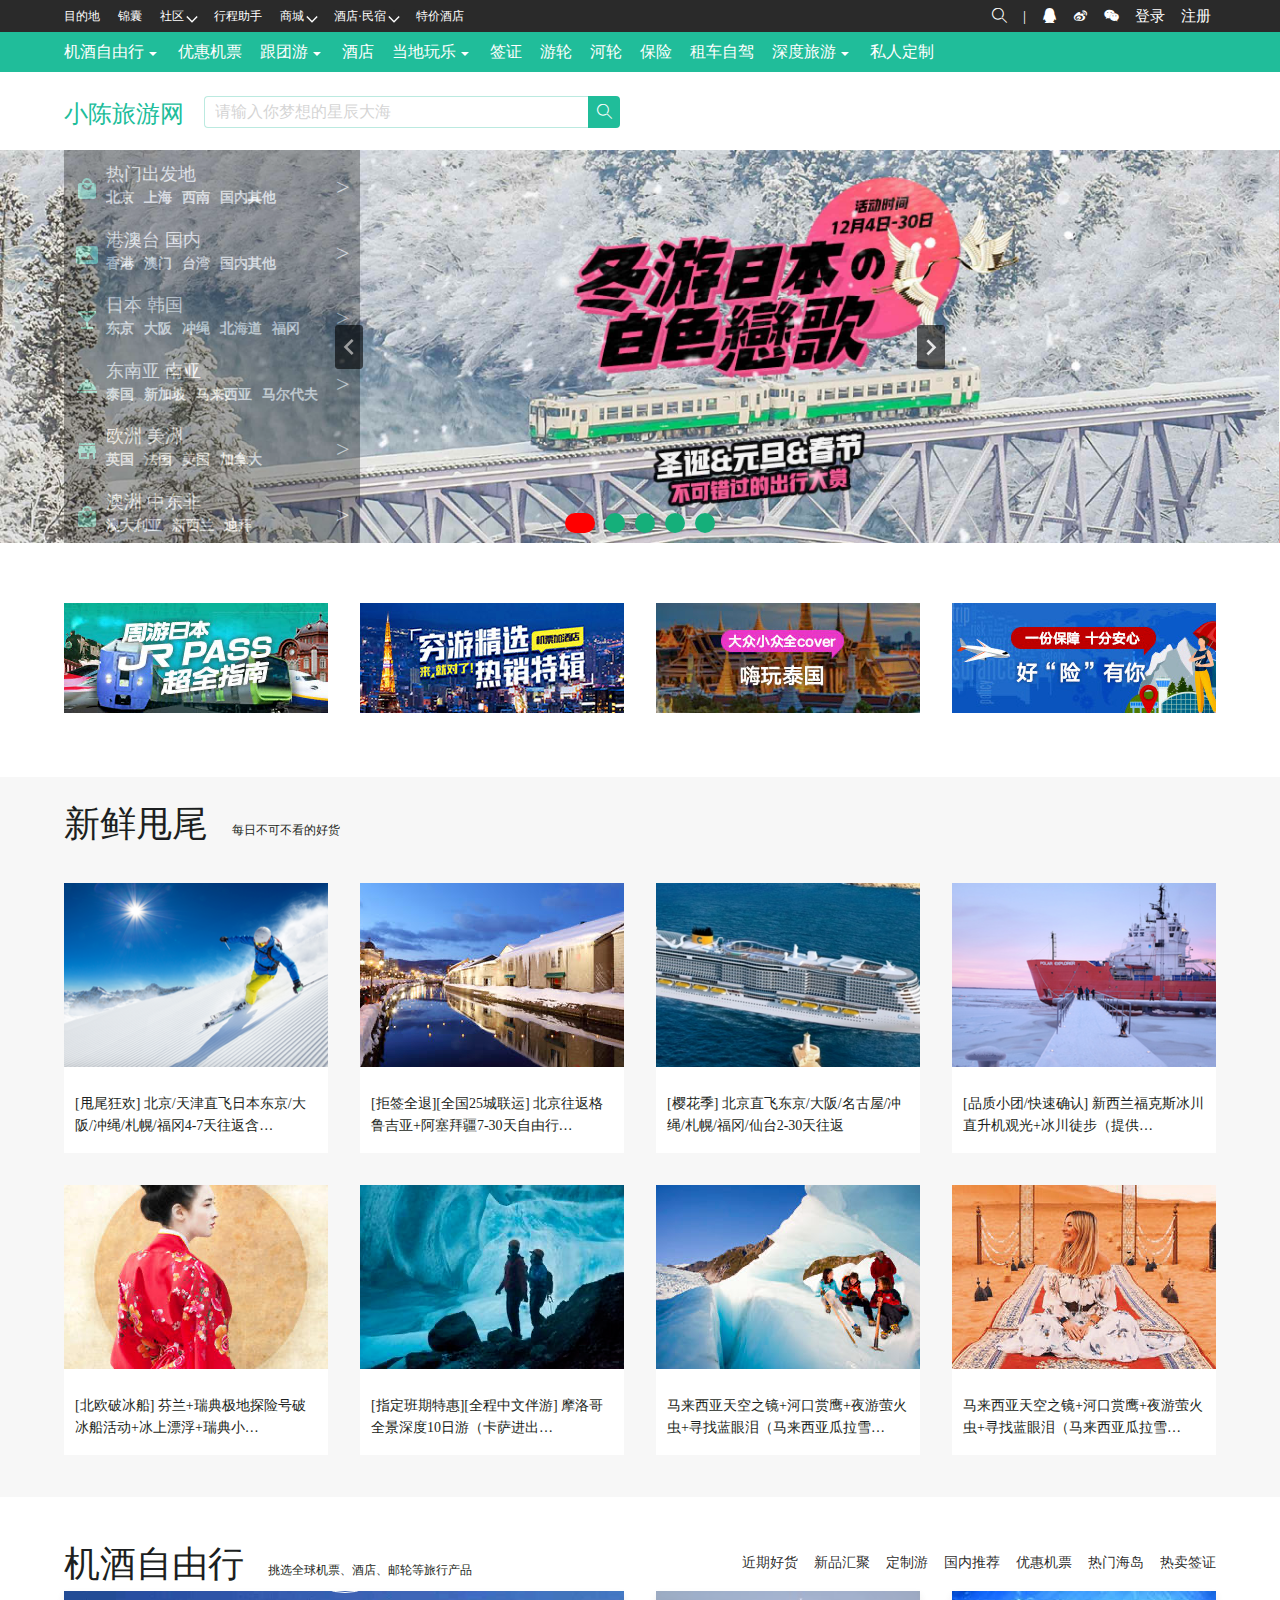
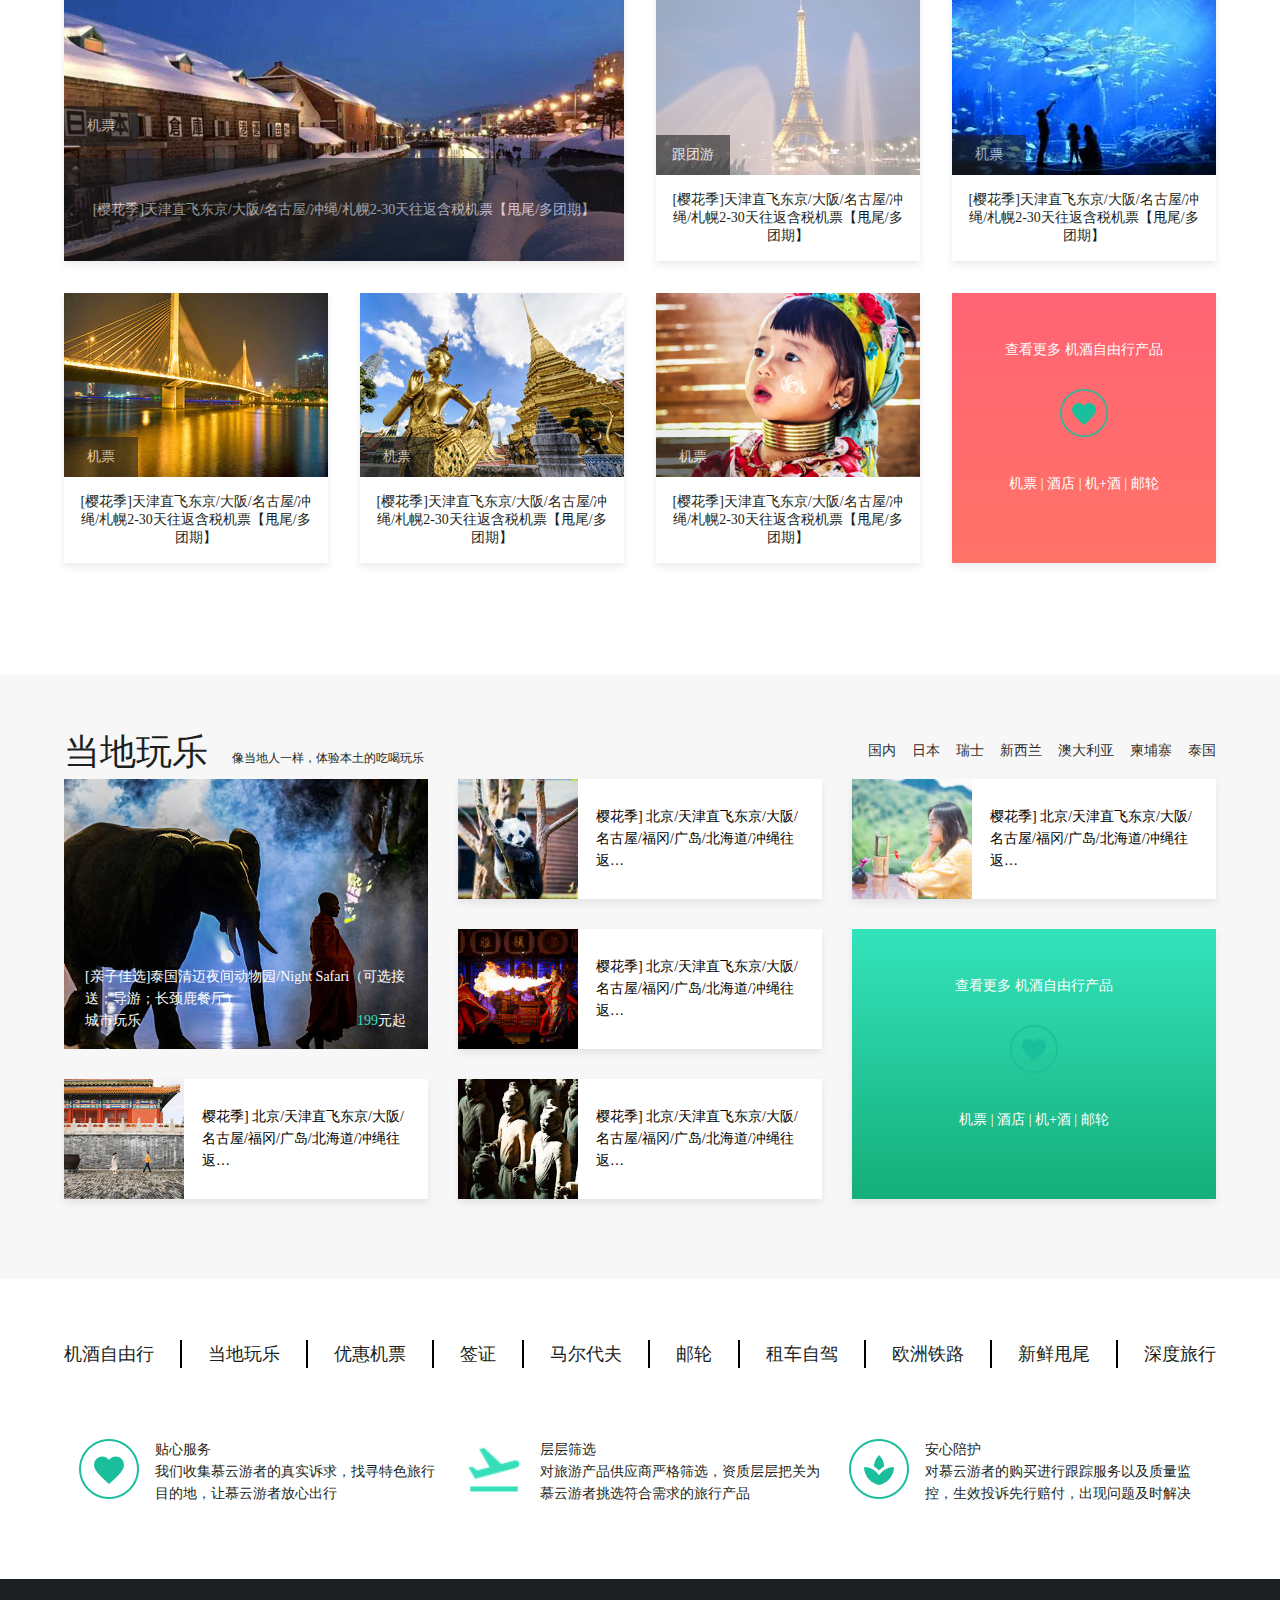
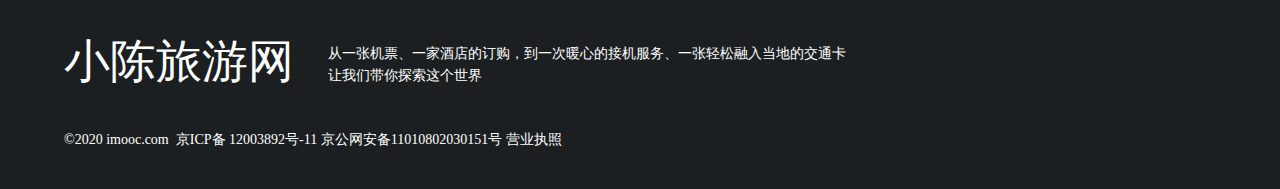
<file: index.html>
<!DOCTYPE html>
<html lang="en">

<head>
    <meta charset="UTF-8">
    <meta http-equiv="X-UA-Compatible" content="IE=edge">
    <meta name="viewport" content="width=device-width, initial-scale=1.0">
    <title>Document</title>
    <meta name="Keywords" content="小陈旅游，自由，随意，想出发就出发，旅游">
    <meta name="description" content="小陈商城致力于好看的页面编写">
    <!-- 设置默认样式 -->
    <link rel="stylesheet" href="./css/reset.css">
    <!-- 设置原子类 -->
    <link rel="stylesheet" href="./css/base.css">
    <!-- 主攻样式表 -->
    <link rel="stylesheet" href="./css/css.css">

    <!-- 引入阿里字体 -->
</head>

<body>
    <!-- 顶部 -->
    <header>
        <div class="top-site">
            <nav class="top-site-left  center">
                <nav class="top-site-nav">
                    <ul>
                        <li>
                            <a href="#">目的地</a>
                        </li>
                        <li>
                            <a href="#">锦囊</a>
                        </li>
                        <li class="have-btn">
                            <a href="#">社区</a>
                            <em class="btn-out">
                                <div></div>
                                <div></div>
                            </em>
                            <div class="sqme me">
                                <ul>
                                    <li>旅行论坛</li>
                                    <li>旅行专栏</li>
                                    <li>旅行问答</li>
                                    <li>旅行生活分享平台</li>
                                    <li>JNE旅行生活美学</li>
                                    <li>Biu伴（原结伴同游)</li>
                                    <li>负责任的旅行</li>
                                    <li>特别策划</li>
                                </ul>
                            </div>
                        </li>
                        <li>
                            <a href="#">行程助手</a>
                        </li>
                        <li class="have-btn">
                            <a href="#">商城</a>
                            <em class="btn-out">
                                <div></div>
                                <div></div>
                            </em>
                            <div class="scme me">
                                <ul>
                                    <li>机酒自由行</li>
                                    <li>当地玩乐</li>
                                    <li>签证</li>
                                    <li>保险</li>
                                    <li>租车自驾</li>
                                    <li>邮轮</li>
                                    <li>河轮</li>
                                    <li>私人订制</li>
                                    <li>欧洲铁路</li>
                                </ul>
                            </div>
                        </li>
                        <li class="have-btn">
                            <a href="#">酒店·民宿</a>
                            <em class="btn-out">
                                <div></div>
                                <div></div>
                            </em>
                            <div class="jdme me">
                                <ul>
                                    <li>酒店</li>
                                    <li>爱彼迎</li>
                                    <li>华人旅馆</li>
                                </ul>
                            </div>
                        </li>
                        <li>
                            <a href="#">特价酒店</a>
                        </li>
                    </ul>
                </nav>
                <nav class="top-site-nav-right iconfont">
                    <a href="#">&#xe662;</a>
                    <div>|</div>
                    <a href="#">&#xf216;</a>
                    <a href="#">&#xe62c;</a>
                    <a href="#">&#xe6b9;</a>
                    <a href="#">登录</a>
                    <a href="#">注册</a>
                </nav>
            </nav>
        </div>
        <nav class="nav">
            <div class="center">
                <ul>
                    <li class="btn"><a href="#">机酒自由行</a>
                        <div class="sjx"></div>
                        <div class="jjzyxme me">
                            <ul>
                                <li><b>全部</b></li>
                                <li>
                                    <ul>
                                        <li>自由行</li>
                                        <li>优惠机票</li>
                                        <li>酒店</li>
                                        <li>邮轮</li>
                                        <li>定制游</li>
                                        <li>马尔代夫</li>
                                        <li>海岛游</li>
                                    </ul>
                                </li>
                            </ul>
                        </div>
                    </li>
                    <li><a href="#">优惠机票</a></li>
                    <li class="btn"><a href="#">跟团游</a>
                        <div class="sjx"></div>
                        <div class="gtyxme me">
                            <ul>
                                <li><b>全部</b></li>
                                <li>
                                    <ul>
                                        <li>跟团游</li>
                                        <li>半自助游</li>
                                    </ul>
                                </li>
                            </ul>
                        </div>
                    </li>
                    <li><a href="#">酒店</a></li>
                    <li class="btn"><a href="#">当地玩乐</a>
                        <div class="sjx"></div>
                        <div class="ddylme me">
                            <ul>
                                <li><b>全部</b></li>
                                <li>
                                    <ul>
                                        <li>日游小团</li>
                                        <li>深度体验</li>
                                        <li>门票票券 </li>
                                        <li>餐饮美食</li>
                                        <li>WIFI电话卡</li>
                                        <li>购物</li>
                                        <li>交通票券</li>
                                    </ul>
                                </li>
                            </ul>
                        </div>
                    </li>
                    <li><a href="#">签证</a></li>
                    <li><a href="#">游轮</a></li>
                    <li><a href="#">河轮</a></li>
                    <li><a href="#">保险</a></li>
                    <li><a href="#">租车自驾</a></li>
                    <li class="btn"><a href="#">深度旅游</a>
                        <div class="sjx"></div>
                        <div class="sdlxme me">
                            <ul>
                                <li><b>全部</b></li>
                                <li>
                                    <ul>
                                        <li>CityWalk</li>
                                        <li>特色长线</li>
                                        <li>Q-Home</li>
                                    </ul>
                                </li>

                            </ul>
                        </div>
                    </li>
                    <li><a href="#">私人定制</a></li>
                </ul>
            </div>
        </nav>
        <div class="search">
            <div class="center">
                <h1 class="h1 son">小陈旅游网</h1>
                <div class="search-box son">
                    <input type="text" placeholder="请输入你梦想的星辰大海">
                </div>
                <div class="search-logo iconfont">
                    &#xe662;
                </div>
            </div>
        </div>
    </header>

    <!-- banner部分 -->
    <section class="banner" id="banner">
        <div id="banner-img" class="banner-img">
            <ul class="banner-img-ul" id="banner-img-ul">
                <li><img src="./images/banner1.jpg" alt=""></li>
                <li><img src="./images/banner2.jpg" alt=""></li>
                <li><img src="./images/banner3.jpg" alt=""></li>
                <li><img src="./images/banner4.jpg" alt=""></li>
                <li><img src="./images/banner5.jpg" alt=""></li>
            </ul>
        </div>
        <!-- 小圆点设计 -->
        <ol id="curs" class="curs">
            <li data-n="0" class="current"></li>
            <li data-n="1"></li>
            <li data-n="2"></li>
            <li data-n="3"></li>
            <li data-n="4"></li>
            <!-- 编号的目的是为了进行事件委托 -->
        </ol>
        <div class="btn-l btn" id="btn-l">
            <a href="#"><img src="./images/左按钮.png" alt="左按钮"></a>
        </div>
        <div class="btn-r btn" id="btn-r">
            <a href="#"><img src="./images/右按钮.png" alt="右按钮"></a>
        </div>
        <div class="center">
            <nav class="banner-nav" id="banner-nav">
                <ul id="banner-nav-ul">
                    <li class="hot" data-n="hot">
                        <img src="./images/左导航图标02.png" alt="">
                        <dl>
                            <dt>热门出发地</dt>
                            <dd>
                                <b href="#">北京</b>
                                <b href="#">上海</b>
                                <b href="#">西南</b>
                                <b href="#">国内其他</b>
                            </dd>
                        </dl>
                        <div class="fx">&gt;</div>
                    </li>
                    <li class="hk" data-n="hk">
                        <img src="./images/左导航图标03.png" alt="">
                        <dl>
                            <dt>港澳台 国内</dt>
                            <dd>
                                <b href="#">香港</b>
                                <b href="#">澳门</b>
                                <b href="#">台湾</b>
                                <b href="#">国内其他</b>
                            </dd>
                        </dl>
                        <div class="fx">&gt;</div>
                    </li>
                    <li class="jp" data-n="jp">
                        <img src="./images/左导航图标04.png" alt="">
                        <dl>
                            <dt>日本 韩国</dt>
                            <dd>
                                <b href="#">东京</b>
                                <b href="#">大阪</b>
                                <b href="#">冲绳</b>
                                <b href="#">北海道</b>
                                <b href="#">福冈</b>
                            </dd>
                        </dl>
                        <div class="fx">&gt;</div>
                    </li>
                    <li class="as" data-n="as">
                        <img src="./images/左导航图标05.png" alt="">
                        <dl>
                            <dt>东南亚 南亚</dt>
                            <dd>
                                <b href="#">泰国</b>
                                <b href="#">新加坡</b>
                                <b href="#">马来西亚</b>
                                <b href="#">马尔代夫</b>
                            </dd>
                        </dl>
                        <div class="fx">&gt;</div>
                    </li>
                    <li class="en" data-n="en">
                        <img src="./images/左导航图标06.png" alt="">
                        <dl>
                            <dt>欧洲 美洲</dt>
                            <dd>
                                <b href="#">英国</b>
                                <b href="#">法国</b>
                                <b href="#">美国</b>
                                <b href="#">加拿大</b>
                            </dd>
                        </dl>
                        <div class="fx">&gt;</div>
                    </li>
                    <li class="au" data-n="au">
                        <img src="./images/左导航图标02.png" alt="">
                        <dl>
                            <dt>澳洲 中东非</dt>
                            <dd>
                                <b href="#">澳大利亚</b>
                                <b href="#">新西兰</b>
                                <b href="#">迪拜</b>
                            </dd>
                        </dl>
                        <div class="fx">&gt;</div>
                    </li>
                </ul>

                <div class="menu-box">
                    <div class="menu" data-n="hot">
                        <h1>港澳台</h1>
                        <a href="#">
                            <p>香港 澳门 台北 高雄 香港迪士尼 香港海洋公园 交通接驳 澳门塔 新濠天地水舞间 澳门豪华自助 台北101 台湾美食</p>
                        </a>
                    </div>
                    <div class="menu" data-n="hk">
                        <h1>日本</h1>
                        <a href="#">
                            <p>东京 大阪 冲绳 北海道 札幌 京都 名古屋 福冈 长崎 鹿儿岛 JR Pass 米其林餐厅 东京迪士尼
                                大阪环球影城 冲绳一日游 City Walk 西瓜卡 京都日游 和服体验 包车服务 富士山日游</p>
                        </a>
                    </div>
                    <div class="menu" data-n="jp">
                        <h1>泰新马</h1>
                        <a href="#">
                            <p>普吉岛 清迈 曼谷 苏梅岛 甲米 芭堤雅 拜县
                                新加坡 马来西亚 沙巴 吉隆坡 皇帝岛 泰国人妖 泰国丛林飞跃 泰国spa按摩 清迈夜间动物园 泰拳表演清莱一日游 新加坡环球影城 新加坡日游
                                新加坡滨海湾花园 沙巴美人鱼岛
                                沙巴红树林萤火虫</p>
                        </a>
                        <h1>东南亚</h1>
                        <a href="#">
                            <p>巴厘岛 长滩岛 马尼拉 薄荷岛 美娜多芽庄 岘港 富国岛 柬埔寨 缅甸 老挝 文莱 蓝梦岛 巴厘岛SPA 网红漂浮下午茶 珍珠岛游乐园
                                富国岛浮潜海钓 吴哥窟 西哈努克</p>
                        </a>
                    </div>
                    <div class="menu" data-n="as">
                        <h1>港澳台</h1>
                        <a href="#">
                            <p>香港 澳门 台北 高雄 香港迪士尼 香港海洋公园 交通接驳 澳门塔 新濠天地水舞间 澳门豪华自助 台北101 台湾美食</p>
                        </a>
                        <h1>南亚 西亚</h1>
                        <a href="#">
                            <p>马尔代夫 斯里兰卡 印度 尼泊尔
                                格鲁吉亚阿塞拜疆 亚美尼亚 </p>
                        </a>
                    </div>
                    <div class="menu" data-n="en">
                        <h1>欧洲</h1>
                        <a href="#">
                            <p>法国 意大利 土耳其 俄罗斯 西班牙 瑞士 英国 希腊 荷兰 德国 捷克 葡萄牙 奥地利 瑞典 丹麦 挪威 冰岛 芬兰 罗瓦涅米 奥斯陆 雷克雅未克 因特拉肯 巴塞罗那 伦敦
                                巴黎 塞纳河 慕尼黑
                                普罗旺斯 温莎日游 巴黎迪斯尼 伊斯坦布
                                尔阿尔罕布拉宫 唐顿庄园 埃菲尔铁塔 凡尔赛宫 北欧破冰船 极光之旅 英国天空岛</p>
                        </a>
                        <h1>美洲</h1>
                        <a href="#">
                            <p>美国 加拿大 墨西哥 巴西 阿根廷 智利 秘鲁
                                玻利维亚 洛杉矶 纽约 拉斯维加斯 旧金山
                                圣地亚哥芝加哥 西雅图 华盛顿 奥兰多 夏威夷
                                塞班岛 关岛 环球影城 迪士尼 演出票
                                尼亚加拉大瀑布 帝国大厦 奥特莱斯 黄石国家公园
                                纽约大都会博物馆 美国大峡谷西峡
                                拉斯维加斯摩天轮 羚羊峡谷+马蹄湾</p>
                        </a>
                    </div>
                    <div class="menu" data-n="au">
                        <h1>澳新 南太平洋</h1>
                        <a href="#">
                            <p>墨尔本 悉尼 黄金海岸 凯恩斯 布里斯班奥克兰 斐济 珀斯 圣灵群岛 大堡礁 墨尔本之星
                                悉尼热气球 水上飞机 海港大桥 皇后镇霍比特人村 怀托莫萤火虫洞 米尔福德峡湾 新西兰滑雪
                                瓦纳卡 </p>
                        </a>
                        <h1>中东非</h1>
                        <a href="#">
                            <P>迪拜 摩洛哥 毛里求斯 埃及 塞舌尔 马达加斯加 以色列 肯尼亚 南非 伊朗 约旦 突尼斯 迪拜
                                塔法拉利主题公园 迪拜七星帆船酒店用餐
                                夜游迪拜河 亚特兰蒂斯水上乐园 动物大迁徙
                                撒哈拉沙漠 金字塔 纳米比亚</P>
                        </a>
                    </div>

                </div>
            </nav>
        </div>

    </section>



    <!-- 热门广告 -->
    <section class="hot-ads">
        <ul class="center">
            <li><a href="#"><img src="./images/small01.png" alt=""></a></li>
            <li><a href="#"><img src="./images/small02.png" alt=""></a></li>
            <li><a href="#"><img src="./images/small03.png" alt=""></a></li>
            <li><a href="#"><img src="./images/small04.png" alt=""></a></li>
        </ul>
    </section>

    <!-- 新鲜甩尾 -->
    <section class="xxsw">
        <div class="center">
            <div class="dbwz">
                <span>新鲜甩尾</span>
                <span>每日不可不看的好货</span>
            </div>
            <div class="pic-box">
                <div class="pic">
                    <img src="./images/xxsw (1).png" alt="">
                    <P>[甩尾狂欢] 北京/天津直飞日本东京/大阪/冲绳/札幌/福冈4-7天往返含…</P>
                </div>
                <div class="pic">
                    <img src="./images/xxsw (2).png" alt="">
                    <P>[拒签全退][全国25城联运] 北京往返格鲁吉亚+阿塞拜疆7-30天自由行…</P>
                </div>
                <div class="pic">
                    <img src="./images/xxsw (3).png" alt="">
                    <P>[樱花季] 北京直飞东京/大阪/名古屋/冲绳/札幌/福冈/仙台2-30天往返</P>
                </div>
                <div class="pic">
                    <img src="./images/xxsw (4).png" alt="">
                    <P>[品质小团/快速确认] 新西兰福克斯冰川直升机观光+冰川徒步（提供…</P>
                </div>
                <div class="pic">
                    <img src="./images/xxsw (5).png" alt="">
                    <P>[北欧破冰船] 芬兰+瑞典极地探险号破冰船活动+冰上漂浮+瑞典小…</P>
                </div>
                <div class="pic">
                    <img src="./images/xxsw (6).png" alt="">
                    <P>[指定班期特惠][全程中文伴游] 摩洛哥全景深度10日游（卡萨进出…</P>
                </div>
                <div class="pic">
                    <img src="./images/xxsw (7).png" alt="">
                    <P>马来西亚天空之镜+河口赏鹰+夜游萤火虫+寻找蓝眼泪（马来西亚瓜拉雪…</P>
                </div>
                <div class="pic">
                    <img src="./images/xxsw (8).png" alt="">
                    <P>马来西亚天空之镜+河口赏鹰+夜游萤火虫+寻找蓝眼泪（马来西亚瓜拉雪…</P>
                </div>
            </div>
        </div>
    </section>

    <!-- 机酒自由行 -->
    <section class="jjzyx">
        <div class="center">
            <div class="top-head">
                <div class="dbwz">
                    <span>机酒自由行</span>
                    <span>挑选全球机票、酒店、邮轮等旅行产品</span></div>
                <div>
                    <ul>
                        <li><a href="#">热卖签证</a></li>
                        <li><a href="#">热门海岛</a></li>
                        <li><a href="#">优惠机票</a></li>
                        <li><a href="#">国内推荐</a></li>
                        <li><a href="#">定制游</a></li>
                        <li><a href="#">新品汇聚</a></li>
                        <li><a href="#">近期好货</a></li>
                    </ul>
                </div>
            </div>
            <div class="pic-box">
                <ul>
                    <li class="big-pic">
                        <img src="./images/机酒配图01.png" alt="机酒配图">
                        <em>机票</em>
                        <div>
                            <p>[樱花季]天津直飞东京/大阪/名古屋/冲绳/札幌2-30天往返含税机票【甩尾/多团期】</p>
                        </div>
                        <p class="ewai">我爱你</p>
                    </li>
                    <li class="pic"><img src="./images/机酒配图02.png" alt="机酒配图"><em>跟团游</em>
                        <div>
                            <p>[樱花季]天津直飞东京/大阪/名古屋/冲绳/札幌2-30天往返含税机票【甩尾/多团期】</p>
                        </div>
                    </li>
                    <li class="pic"><img src="./images/机酒配图03.png" alt="机酒配图"><em>机票</em>
                        <div>
                            <p>[樱花季]天津直飞东京/大阪/名古屋/冲绳/札幌2-30天往返含税机票【甩尾/多团期】</p>
                        </div>
                    </li>
                    <li class="pic"><img src="./images/机酒配图04.png" alt="机酒配图"><em>机票</em>
                        <div>
                            <p>[樱花季]天津直飞东京/大阪/名古屋/冲绳/札幌2-30天往返含税机票【甩尾/多团期】</p>
                        </div>
                    </li>
                    <li class="pic"><img src="./images/机酒配图05.png" alt="机酒配图"><em>机票</em>
                        <div>
                            <p>[樱花季]天津直飞东京/大阪/名古屋/冲绳/札幌2-30天往返含税机票【甩尾/多团期】</p>
                        </div>
                    </li>
                    <li class="pic"><img src="./images/机酒配图06.png" alt="机酒配图"><em>机票</em>
                        <div>
                            <p>[樱花季]天津直飞东京/大阪/名古屋/冲绳/札幌2-30天往返含税机票【甩尾/多团期】</p>
                        </div>
                    </li>
                    <li class="more pic">
                        <p>查看更多
                            机酒自由行产品</p>
                        <img src="./images/more.png" alt="">
                        <p>机票 | 酒店 | 机+酒 | 邮轮</p>
                    </li>

                </ul>
            </div>
        </div>
    </section>

    <!-- 当地游乐 -->
    <section class="ddyw">
        <div class="center">
            <div class="top-head">
                <div class="dbwz">
                    <span>当地玩乐</span>
                    <span>像当地人一样，体验本土的吃喝玩乐</span></div>
                <div>
                    <ul>
                        <li><a href="#">泰国</a></li>
                        <li><a href="#">柬埔寨</a></li>
                        <li><a href="#">澳大利亚</a></li>
                        <li><a href="#">新西兰</a></li>
                        <li><a href="#">瑞士</a></li>
                        <li><a href="#">日本</a></li>
                        <li><a href="#">国内</a></li>
                    </ul>
                </div>
            </div>
            <div class="pic-box">
                <div class="grad1 grad">
                    <div><img src="./images/当地玩乐配图01.png" alt="">
                        <div>
                            <p>[亲子佳选]泰国清迈夜间动物园/Night Safari（可选接送；导游；长颈鹿餐厅）</p>
                            <p>城市玩乐</p>
                            <p><em>199</em>元起</p>
                        </div>
                    </div>
                    <div><img src="./images/当地玩乐配图03.png" alt="">
                        <p>樱花季] 北京/天津直飞东京/大阪/名古屋/福冈/广岛/北海道/冲绳往返…</p>
                    </div>
                </div>
                <div class="grad2 grad">
                    <div><img src="./images/当地玩乐配图02.png" alt="">
                        <p>樱花季] 北京/天津直飞东京/大阪/名古屋/福冈/广岛/北海道/冲绳往返…</p>
                    </div>
                    <div><img src="./images/当地玩乐配图04.png" alt="">
                        <p>樱花季] 北京/天津直飞东京/大阪/名古屋/福冈/广岛/北海道/冲绳往返…</p>
                    </div>
                    <div><img src="./images/当地玩乐配图05.png" alt="">
                        <p>樱花季] 北京/天津直飞东京/大阪/名古屋/福冈/广岛/北海道/冲绳往返…</p>
                    </div>
                </div>
                <div class="grad3 grad">
                    <div><img src="./images/当地玩乐配图06.png" alt="">
                        <p>樱花季] 北京/天津直飞东京/大阪/名古屋/福冈/广岛/北海道/冲绳往返…</p>
                    </div>
                    <div class="more">
                        <p>查看更多
                            机酒自由行产品</p>
                        <img src="./images/more.png" alt="">
                        <p>机票 | 酒店 | 机+酒 | 邮轮</p>
                    </div>
                </div>
            </div>
        </div>
    </section>

    <!-- 页脚部分 -->
    <footer class="footer">
        <div class="center">
            <nav class="footer-nav">
                <ul class="footer-nav-top">
                    <li>机酒自由行</li>
                    <li>当地玩乐</li>
                    <li>优惠机票</li>
                    <li>签证</li>
                    <li>马尔代夫</li>
                    <li>邮轮</li>
                    <li>租车自驾</li>
                    <li>欧洲铁路</li>
                    <li>新鲜甩尾</li>
                    <li>深度旅行</li>
                </ul>
                <ul class="footer-nav-bottom">
                    <li><img src="./images/显示 (1).png" alt="">
                        <dl>
                            <dt>贴心服务</dt>
                            <dd>我们收集慕云游者的真实诉求，找寻特色旅行目的地，让慕云游者放心出行</dd>
                        </dl>
                    </li>
                    <li><img src="./images/显示 (2).png" alt="">
                        <dl>
                            <dt>层层筛选</dt>
                            <dd>对旅游产品供应商严格筛选，资质层层把关为慕云游者挑选符合需求的旅行产品</dd>
                        </dl>
                    </li>
                    <li><img src="./images/显示 (3).png" alt="">
                        <dl>
                            <dt>安心陪护</dt>
                            <dd>对慕云游者的购买进行跟踪服务以及质量监控，生效投诉先行赔付，出现问题及时解决</dd>
                        </dl>
                    </li>
                </ul>
            </nav>
        </div>

        <div class="connect">
            <div class="center">
                <div>
                    <span>小陈旅游网</span>
                    <p>从一张机票、一家酒店的订购，到一次暖心的接机服务、一张轻松融入当地的交通卡
                        让我们带你探索这个世界</p>
                </div>
                <span>&copy;2020 imooc.com  京ICP备 12003892号-11 京公网安备11010802030151号 营业执照</span>
            </div>
        </div>
    </footer>
    <!-- 返回顶部按钮 -->
    <div id="back_top" class="back_top">
        返
        回
        顶
        部
    </div>

    <script src="./js/back_top.js"></script>
    <script src="./js/menu.js"></script>
    <script src="./js/banner.js"></script>

</body>

</html>
</file>
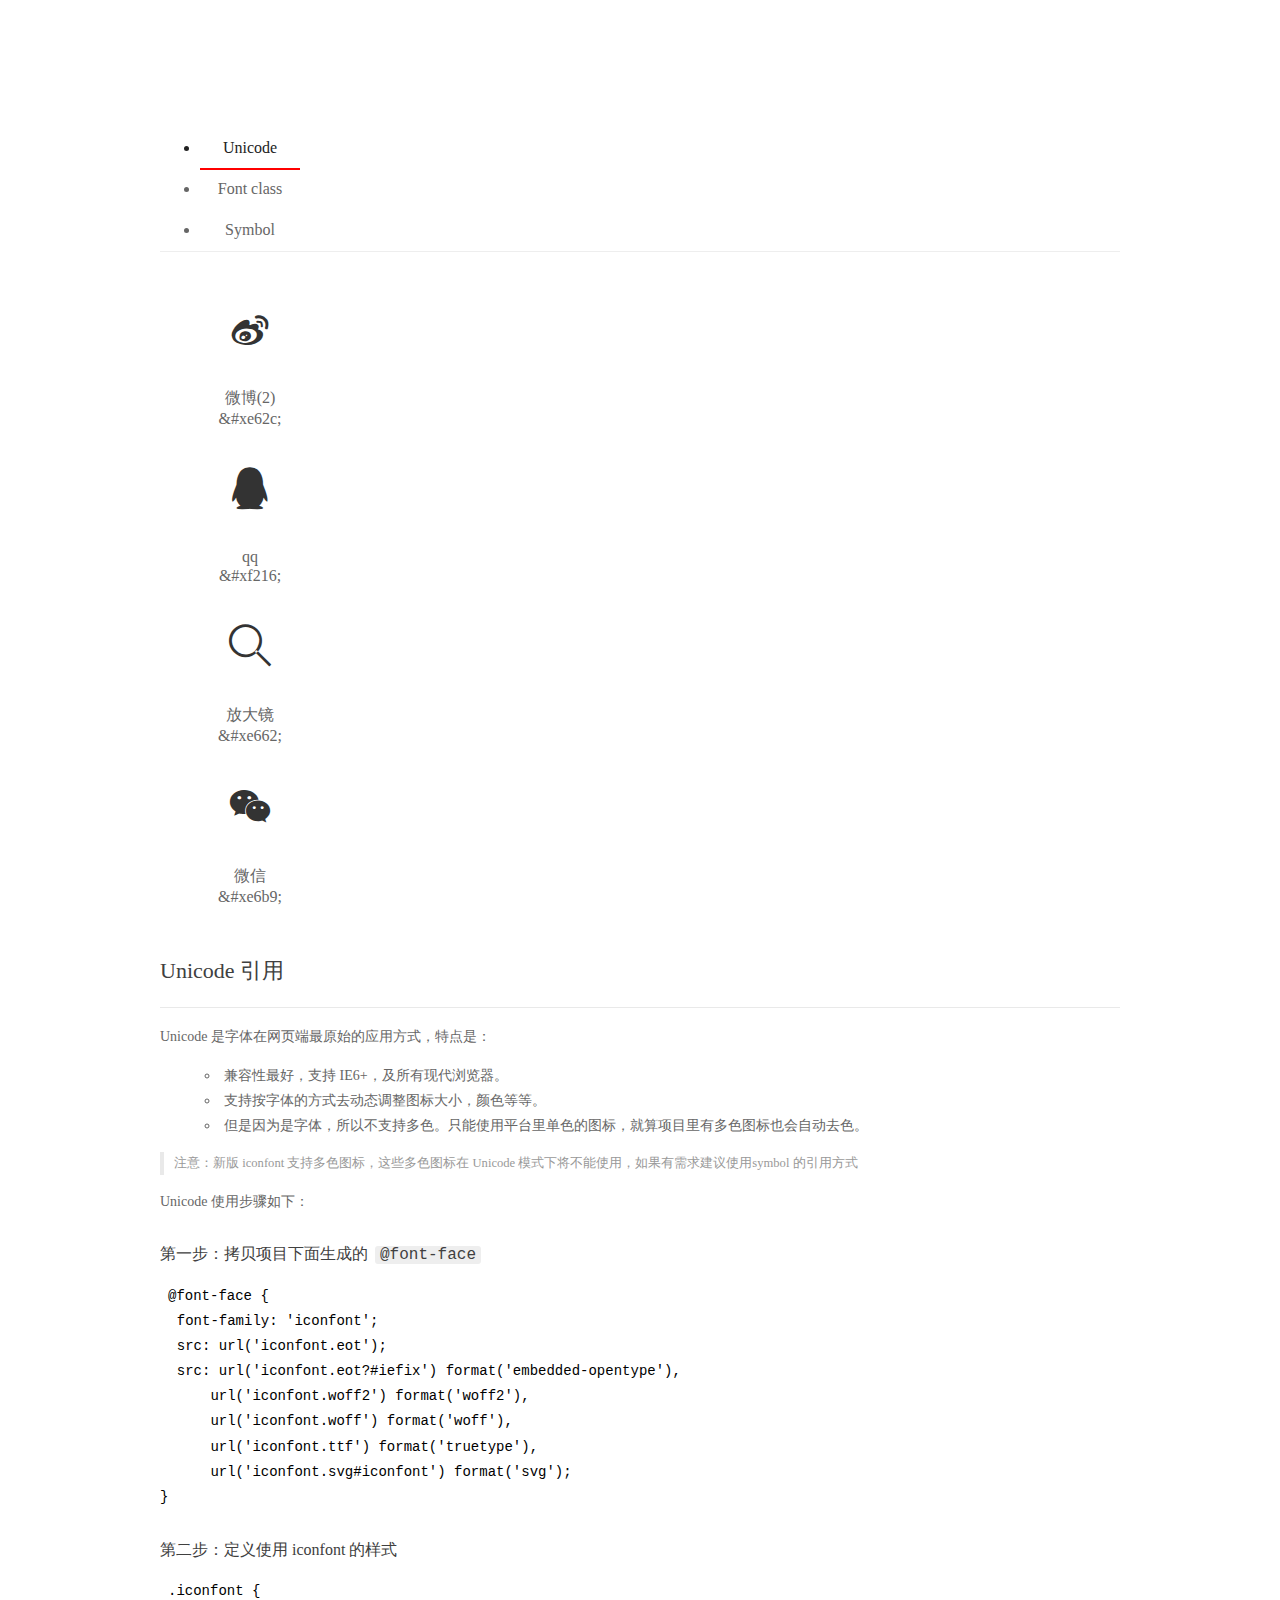
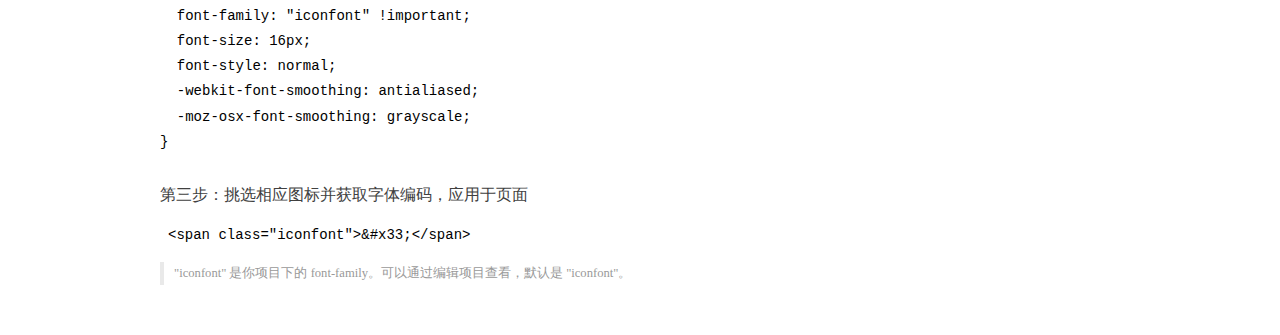
<file: fonts/demo_index.html>
<!DOCTYPE html>
<html>

<head>
  <meta charset="utf-8" />
  <title>IconFont Demo</title>
  <link rel="shortcut icon" href="//img.alicdn.com/imgextra/i2/O1CN01ZyAlrn1MwaMhqz36G_!!6000000001499-73-tps-64-64.ico"
    type="image/x-icon" />
  <link rel="icon" type="image/svg+xml"
    href="//img.alicdn.com/imgextra/i4/O1CN01EYTRnJ297D6vehehJ_!!6000000008020-55-tps-64-64.svg" />
  <link rel="stylesheet" href="https://g.alicdn.com/thx/cube/1.3.2/cube.min.css">
  <link rel="stylesheet" href="demo.css">
  <link rel="stylesheet" href="iconfont.css">
  <script src="iconfont.js"></script>
  <!-- jQuery -->
  <script src="https://a1.alicdn.com/oss/uploads/2018/12/26/7bfddb60-08e8-11e9-9b04-53e73bb6408b.js"></script>
  <!-- 代码高亮 -->
  <script src="https://a1.alicdn.com/oss/uploads/2018/12/26/a3f714d0-08e6-11e9-8a15-ebf944d7534c.js"></script>
</head>

<body>
  <div class="main">
    <h1 class="logo"><a href="https://www.iconfont.cn/" title="iconfont 首页" target="_blank">&#xe86b;</a></h1>
    <div class="nav-tabs">
      <ul id="tabs" class="dib-box">
        <li class="dib active"><span>Unicode</span></li>
        <li class="dib"><span>Font class</span></li>
        <li class="dib"><span>Symbol</span></li>
      </ul>

    </div>
    <div class="tab-container">
      <div class="content unicode" style="display: block;">
        <ul class="icon_lists dib-box">

          <li class="dib">
            <span class="icon iconfont">&#xe62c;</span>
            <div class="name">微博(2)</div>
            <div class="code-name">&amp;#xe62c;</div>
          </li>

          <li class="dib">
            <span class="icon iconfont">&#xf216;</span>
            <div class="name">qq</div>
            <div class="code-name">&amp;#xf216;</div>
          </li>

          <li class="dib">
            <span class="icon iconfont">&#xe662;</span>
            <div class="name">放大镜</div>
            <div class="code-name">&amp;#xe662;</div>
          </li>

          <li class="dib">
            <span class="icon iconfont">&#xe6b9;</span>
            <div class="name">微信</div>
            <div class="code-name">&amp;#xe6b9;</div>
          </li>

        </ul>
        <div class="article markdown">
          <h2 id="unicode-">Unicode 引用</h2>
          <hr>

          <p>Unicode 是字体在网页端最原始的应用方式，特点是：</p>
          <ul>
            <li>兼容性最好，支持 IE6+，及所有现代浏览器。</li>
            <li>支持按字体的方式去动态调整图标大小，颜色等等。</li>
            <li>但是因为是字体，所以不支持多色。只能使用平台里单色的图标，就算项目里有多色图标也会自动去色。</li>
          </ul>
          <blockquote>
            <p>注意：新版 iconfont 支持多色图标，这些多色图标在 Unicode 模式下将不能使用，如果有需求建议使用symbol 的引用方式</p>
          </blockquote>
          <p>Unicode 使用步骤如下：</p>
          <h3 id="-font-face">第一步：拷贝项目下面生成的 <code>@font-face</code></h3>
          <pre><code class="language-css"
>@font-face {
  font-family: 'iconfont';
  src: url('iconfont.eot');
  src: url('iconfont.eot?#iefix') format('embedded-opentype'),
      url('iconfont.woff2') format('woff2'),
      url('iconfont.woff') format('woff'),
      url('iconfont.ttf') format('truetype'),
      url('iconfont.svg#iconfont') format('svg');
}
</code></pre>
          <h3 id="-iconfont-">第二步：定义使用 iconfont 的样式</h3>
          <pre><code class="language-css"
>.iconfont {
  font-family: "iconfont" !important;
  font-size: 16px;
  font-style: normal;
  -webkit-font-smoothing: antialiased;
  -moz-osx-font-smoothing: grayscale;
}
</code></pre>
          <h3 id="-">第三步：挑选相应图标并获取字体编码，应用于页面</h3>
          <pre>
<code class="language-html"
>&lt;span class="iconfont"&gt;&amp;#x33;&lt;/span&gt;
</code></pre>
          <blockquote>
            <p>"iconfont" 是你项目下的 font-family。可以通过编辑项目查看，默认是 "iconfont"。</p>
          </blockquote>
        </div>
      </div>
      <div class="content font-class">
        <ul class="icon_lists dib-box">

          <li class="dib">
            <span class="icon iconfont icon-weibo2"></span>
            <div class="name">
              微博(2)
            </div>
            <div class="code-name">.icon-weibo2
            </div>
          </li>

          <li class="dib">
            <span class="icon iconfont icon-qq"></span>
            <div class="name">
              qq
            </div>
            <div class="code-name">.icon-qq
            </div>
          </li>

          <li class="dib">
            <span class="icon iconfont icon-fangdajing"></span>
            <div class="name">
              放大镜
            </div>
            <div class="code-name">.icon-fangdajing
            </div>
          </li>

          <li class="dib">
            <span class="icon iconfont icon-weixin"></span>
            <div class="name">
              微信
            </div>
            <div class="code-name">.icon-weixin
            </div>
          </li>

        </ul>
        <div class="article markdown">
          <h2 id="font-class-">font-class 引用</h2>
          <hr>

          <p>font-class 是 Unicode 使用方式的一种变种，主要是解决 Unicode 书写不直观，语意不明确的问题。</p>
          <p>与 Unicode 使用方式相比，具有如下特点：</p>
          <ul>
            <li>兼容性良好，支持 IE8+，及所有现代浏览器。</li>
            <li>相比于 Unicode 语意明确，书写更直观。可以很容易分辨这个 icon 是什么。</li>
            <li>因为使用 class 来定义图标，所以当要替换图标时，只需要修改 class 里面的 Unicode 引用。</li>
            <li>不过因为本质上还是使用的字体，所以多色图标还是不支持的。</li>
          </ul>
          <p>使用步骤如下：</p>
          <h3 id="-fontclass-">第一步：引入项目下面生成的 fontclass 代码：</h3>
          <pre><code class="language-html">&lt;link rel="stylesheet" href="./iconfont.css"&gt;
</code></pre>
          <h3 id="-">第二步：挑选相应图标并获取类名，应用于页面：</h3>
          <pre><code class="language-html">&lt;span class="iconfont icon-xxx"&gt;&lt;/span&gt;
</code></pre>
          <blockquote>
            <p>"
              iconfont" 是你项目下的 font-family。可以通过编辑项目查看，默认是 "iconfont"。</p>
          </blockquote>
        </div>
      </div>
      <div class="content symbol">
        <ul class="icon_lists dib-box">

          <li class="dib">
            <svg class="icon svg-icon" aria-hidden="true">
              <use xlink:href="#icon-weibo2"></use>
            </svg>
            <div class="name">微博(2)</div>
            <div class="code-name">#icon-weibo2</div>
          </li>

          <li class="dib">
            <svg class="icon svg-icon" aria-hidden="true">
              <use xlink:href="#icon-qq"></use>
            </svg>
            <div class="name">qq</div>
            <div class="code-name">#icon-qq</div>
          </li>

          <li class="dib">
            <svg class="icon svg-icon" aria-hidden="true">
              <use xlink:href="#icon-fangdajing"></use>
            </svg>
            <div class="name">放大镜</div>
            <div class="code-name">#icon-fangdajing</div>
          </li>

          <li class="dib">
            <svg class="icon svg-icon" aria-hidden="true">
              <use xlink:href="#icon-weixin"></use>
            </svg>
            <div class="name">微信</div>
            <div class="code-name">#icon-weixin</div>
          </li>

        </ul>
        <div class="article markdown">
          <h2 id="symbol-">Symbol 引用</h2>
          <hr>

          <p>这是一种全新的使用方式，应该说这才是未来的主流，也是平台目前推荐的用法。相关介绍可以参考这篇<a href="#">文章</a>
            这种用法其实是做了一个 SVG 的集合，与另外两种相比具有如下特点：</p>
          <ul>
            <li>支持多色图标了，不再受单色限制。</li>
            <li>通过一些技巧，支持像字体那样，通过 <code>font-size</code>, <code>color</code> 来调整样式。</li>
            <li>兼容性较差，支持 IE9+，及现代浏览器。</li>
            <li>浏览器渲染 SVG 的性能一般，还不如 png。</li>
          </ul>
          <p>使用步骤如下：</p>
          <h3 id="-symbol-">第一步：引入项目下面生成的 symbol 代码：</h3>
          <pre><code class="language-html">&lt;script src="./iconfont.js"&gt;&lt;/script&gt;
</code></pre>
          <h3 id="-css-">第二步：加入通用 CSS 代码（引入一次就行）：</h3>
          <pre><code class="language-html">&lt;style&gt;
.icon {
  width: 1em;
  height: 1em;
  vertical-align: -0.15em;
  fill: currentColor;
  overflow: hidden;
}
&lt;/style&gt;
</code></pre>
          <h3 id="-">第三步：挑选相应图标并获取类名，应用于页面：</h3>
          <pre><code class="language-html">&lt;svg class="icon" aria-hidden="true"&gt;
  &lt;use xlink:href="#icon-xxx"&gt;&lt;/use&gt;
&lt;/svg&gt;
</code></pre>
        </div>
      </div>

    </div>
  </div>
  <script>
    $(document).ready(function () {
      $('.tab-container .content:first').show()

      $('#tabs li').click(function (e) {
        var tabContent = $('.tab-container .content')
        var index = $(this).index()

        if ($(this).hasClass('active')) {
          return
        } else {
          $('#tabs li').removeClass('active')
          $(this).addClass('active')

          tabContent.hide().eq(index).fadeIn()
        }
      })
    })
  </script>
</body>

</html>
</file>
<file: css/base.css>
/* 设置原子类 */
/* 这样就能很好的少写很好重复属性，在html中进行相关css属性设置，十分不错 */

/* 阿里字体文件 */
@font-face {
    font-family: 'iconfont';
    src: url('../fonts/iconfont.eot');
    src: url('../fonts/iconfont.eot?#iefix') format('embedded-opentype'),
        url('../fonts/iconfont.woff2') format('woff2'),
        url('../fonts/iconfont.woff') format('woff'),
        url('../fonts/iconfont.ttf') format('truetype'),
        url('../fonts/iconfont.svg#iconfont') format('svg');
}

.iconfont {
    font-family: "iconfont" !important;
    font-size: 16px;
    font-style: normal;
    -webkit-font-smoothing: antialiased;
    -moz-osx-font-smoothing: grayscale;
}

.oh {
    overflow: hidden;
}

.clearfix::after {
    content: '';
    display: block;
    clear: both;
    overflow: hidden;
}

.tac {
    text-align: center;
}


/* 版心样式 */
.center {
    width: 1152px;
    margin: 0 auto;
}
</file>
<file: css/css.css>
@keyframes identifier {
    from {
        transform: scale(1.2);
    }

    to {
        transform: scale(1);
    }
}

@keyframes identifier1 {
    from {
        color: slateblue;
        transform: rotate(20deg);
    }

    to {
        color: springgreen;
        transform: rotate(-20deg);

    }
}



/* header部分 */
/* header部分 */
/* header部分 */
/* header部分 */

/* header部分收获：首先大的宽度要设置好，这样就能让整体居中显示，然后去内部的小盒子先不要去设置宽度，宽度是会被内容撑起来的，下一步是设置内容的大小和基本样式，设置margin和是否需要的padding值，这样，小盒子的宽度就会被自动撑起来，而且也不会影响你的显示问题，然后最终决定到底要不要去设置小盒子的宽度 */

/* 顶部导航栏中左侧设定 */

header {
    min-width: 1152px;
    height: 150px;
}

.top-site {
    height: 32px;
    background: #2A2A2A;
}

header .top-site .top-site-left {
    height: 32px;
}

header .top-site .top-site-left .top-site-nav {
    float: left;
}


header .top-site .top-site-left .top-site-nav ul {
    width: 486px;
    height: 32px;
    font-family: PingFangSC-Regular;
    font-size: 12px;
    color: #FFFFFF;
    text-align: justify;
    line-height: 18px;
    /* background-color: aqua; */
}

/* 书写选择器的时候一定要精准，不可以使用太多范围太大的选择器，防止出现不可预测的小问题 */
/* 这个地方先不要去设置每个li的宽度，这样就能确保不同数量字符之间一样能保持相同间距 */
header .top-site .top-site-left .top-site-nav>ul>li {
    height: 32px;
    float: left;
    line-height: 32px;
    margin-right: 18px;

}

header .top-site .top-site-left .top-site-nav>ul>li a {
    color: #FFFFFF;
}

header .top-site .top-site-left .top-site-nav>ul>li.have-btn {
    padding-right: 12px;
    position: relative;
}


/*隐藏菜单的编写 */

header .top-site .top-site-left .top-site-nav>ul>li.have-btn:hover .me {
    display: block;
    z-index: 999;
}

header .top-site .top-site-left .top-site-nav>ul>li.have-btn .me ul>li:hover {
    color: red;
    cursor: pointer;
}


header .top-site .top-site-left .top-site-nav>ul>li.have-btn .me {
    display: none;
    position: absolute;
    top: 32px;
    background: #FFFFFF;
    box-shadow: 0 4px 8px 0 rgba(0, 0, 0, 0.50);

}

header .top-site .top-site-left .top-site-nav>ul>li.have-btn .sqme {
    width: 121px;
    height: 180px;
}




/* 商城这个地方出现了点问题,就是我鼠标触碰不到下面去 */
/* 这个地方出现了两个绝对定位的元素重叠，显示顺序没有设置，导致浏览器相互挤压，导致部分元素出现了，这个地方需要z-index权重才可以 */
header .top-site .top-site-left .top-site-nav>ul>li.have-btn .scme {
    width: 76px;
    height: 190px;
}

header .top-site .top-site-left .top-site-nav>ul>li.have-btn .jdme {
    width: 64px;
    height: 66px;
}


header .top-site .top-site-left .top-site-nav>ul>li.have-btn .me>ul>li {
    font-family: PingFangSC-Regular;
    font-size: 12px;
    color: #1C1F21;
    line-height: 18px;
    padding-left: 8px;
    padding-top: 3px;
}





/* 顶部导航栏中小按钮的编写 */
/* 这个地方使用了子绝父相和子绝父绝等实用技巧 */
/* 思路：先做一个底板，利用子绝父相和字绝父绝来设置内部位置固定，然后通过旋转底板进行突然的旋转，十分有效和美观 */

header .top-site .top-site-left .top-site-nav>ul>li.have-btn .btn-out {
    width: 12px;
    height: 12px;
    position: absolute;
    top: 50%;
    margin-top: -6px;
    right: -2px;
    background-color: #2A2A2A;
    transition: transform 0.2s linear 0s;

}

header .top-site .top-site-left .top-site-nav>ul>li.have-btn:hover .btn-out {
    transform: rotate(180deg);
}

header .top-site .top-site-left .top-site-nav>ul>li.have-btn .btn-out div:first-child {
    position: absolute;
    width: 8px;
    height: 8px;
    background-color: #FFFFFF;
    transform: rotate(45deg);
    top: 3px;
    left: 2px;
}

header .top-site .top-site-left .top-site-nav>ul>li.have-btn .btn-out div:last-child {
    position: absolute;
    width: 8px;
    height: 8px;
    background-color: #2A2A2A;
    transform: rotate(45deg);
    top: 1px;
    left: 2px;
}

header .top-site .top-site-nav-right {
    width: 240px;
    height: 32px;
    float: right;
}

header .top-site .top-site-nav-right a,
header .top-site .top-site-nav-right div {
    float: left;
    margin-left: 16px;
    color: #FFFFFF;
    text-align: center;
    line-height: 32px;
    font-size: 15px;
}




/* nav部分 */

header .nav {
    height: 40px;
    background: #20BD9A;
}

header .nav ul {
    height: 40px;
}

header .nav ul>li {
    float: left;
    font-family: PingFangSC-Regular;
    font-size: 16px;
    text-align: justify;
    line-height: 40px;
    margin-right: 18px;
    position: relative;
}

header .nav ul li a {
    color: #FFFFFF;
}


/* 小三角的制作 */
/* 这个地方我使用的是小三角制作，但是没有使用边框进行设计，不使用边框的话，首先和视频不同，无法确定自己有没有掌握，其次是需要搭建底板来进行旋转，这样的难度较大，后面2.0的时候机芯修补 */
header .nav ul>li.btn {
    padding-right: 16px;
    position: relative;
}

header .nav ul>li.btn>div.sjx {
    position: absolute;
    top: 50%;
    right: 3px;
    width: 0;
    height: 0;
    border-left: 4px solid transparent;
    border-right: 4px solid transparent;
    border-top: 4px solid #fff;
}

header .nav ul>li.btn:hover>div.sjx {
    border-top: none;
    border-left: 4px solid transparent;
    border-right: 4px solid transparent;
    border-bottom: 4px solid #fff;
}


/* nav隐藏菜单设置 */
header .nav ul>li.btn>div.me {
    display: none;
    position: absolute;
    background: #FFFFFF;
    box-shadow: 0 4px 8px 0 rgba(0, 0, 0, 0.20);
    padding-top: 6px;
    padding-left: 8px;
    z-index: 9999;
}

header .nav ul>li.btn>div.me>ul>li:first-child {
    font-family: PingFangSC-Semibold;
    font-size: 14px;
    color: #1C1F21;
    text-align: justify;
    line-height: 22px;

}

header .nav ul>li.btn>div.me>ul>li>ul>li {
    font-family: PingFangSC-Regular;
    font-size: 12px;
    color: #1C1F21;
    text-align: justify;
    line-height: 18px;
    float: left;
    margin-left: 4px;
}

header .nav ul>li.btn>div.jjzyxme {
    width: 170px;
    height: 82px;
}

header .nav ul>li.btn>div.gtyxme {
    width: 146px;
    height: 54px;
}


header .nav ul>li.btn>div.ddylme {
    width: 228px;
    height: 91px;
}

header .nav ul>li.btn>div.sdlxme {
    width: 161px;
    height: 72px;
}



header .nav ul>li.btn:hover div.me {
    display: block;
}

header .nav ul>li.btn div.me>ul>li>ul>li:hover {
    color: red;
}


/* 顶部搜索框search部分 */
header .search {
    height: 78px;
    padding: 24px 0;
}

header .search .son {
    float: left;
}

header .search .h1 {
    font-family: PingFangSC-Medium;
    font-size: 24px;
    color: #20BD9A;
    text-align: justify;
    line-height: 36px;
    margin-right: 20px;
    transition: all 0.1s linear 0s;
    animation: identifier1 1s linear 0s infinite alternate;

}

header .search .search-box {
    width: 373px;
    height: 30px;
    opacity: 0.3;
    border: 1px solid #20BD9A;
    border-right: none;
    border-radius: 4px 0 0 4px;
    padding-left: 10px;

}

header .search .search-box>input {
    width: 373px;
    height: 30px;
    border: none;
    outline: none;
    float: left;
}



/* 搜索图标小部分 */
/* 使用阿里图标库中的文件 */
header .search div.search-logo {
    width: 32px;
    height: 32px;
    background: rgb(32, 189, 154);
    float: left;
    line-height: 32px;
    text-align: center;
    font-size: 15px;
    color: #FFFFFF;
    border-radius: 0 4px 4px 0;
    transition: all 0.1s linear 0s;

}

header .search div.search-logo:hover {

    font-size: 20px;


}




/* 大banner部分 */
/* 大banner部分 */
/* 大banner部分 */

.banner {
    position: relative;
    overflow: hidden;
}

/* .banner .banner-img {
    width: 100%;
} */

.banner .banner-img .banner-img-ul {
    width: 600%;
    overflow: hidden;
    /* 使用此属性继续拉动 */
    /* transform: translateX(-16.66%); */
    transition: transform .5s linear 0s;
}

.banner .banner-img .banner-img-ul>li {
    width: 16.66%;
    float: left;
}

.banner .banner-img .banner-img-ul>li>img {
    width: 100%;
    vertical-align: middle;
}

/* 这个地方虽然是绝对定位了，但是高度依然继承于外部盒子的高度 */
.banner .banner-nav {
    position: absolute;
    width: 600px;
    height: 100%;
    top: 0;
    left: 50%;
    margin-left: -576px;
    /* background-color: red; */
}


/* 这个地方li必须继承于这个地方的ul才能显示出来 */
.banner .banner-nav ul {
    width: 600px;
    height: 100%;
}

.banner .banner-nav ul>li {
    width: 296px;
    height: 16.66%;
    /* background-color: rosybrown; */
    position: relative;

    opacity: 0.3;
    background: #000000;
    transition: all 0.2s linear 0s;
}

.banner .banner-nav ul>li:hover {
    opacity: 0.6;
    /* transform: scaleY(-1); */
    background: #286085;
    transform: scale(1.01);
    /* background-color:red; */

}

.banner .banner-nav ul>li:hover>img {
    transform: scale(1.2);
}



/* banner中动画小点设计 */
.banner .curs {
    width: 150px;
    height: 20px;
    /* background-color: red; */
    position: absolute;
    bottom: 10px;
    left: 50%;
    margin-left: -75px;
    z-index: 999;
    /* 这个为什么设在li上面就不行啊，我设在ol上面就可以，下回这个设在父元素上面去 */

}

.banner .curs li {
    float: left;
    width: 20px;
    height: 20px;
    margin-right: 10px;
    background-color: #15AF7A;
    border-radius: 10px;
    /* 大于10px即可，这样就能防止选中小圆点避免是椭圆形 */
    transition: all .5s ease 0s;
    cursor: pointer;
}

.banner .curs li:last-child {
    margin-right: 0;
}

/* 设置当前选中的小圆点的特定效果 */
.banner .curs li.current {
    width: 30px;
    background-color: red;

}




/* 两侧按钮的设置，老师使用的是放在里面进行定位，我直接使用绝对定位进行设置吧，省事 */

.banner .btn {
    position: absolute;
    width: 32px;
    height: 44px;
    top: 50%;
    margin-top: -22px;
    transition: transform 0.2s linear 0s;
}

.banner .btn:hover {
    opacity: 0.4;
    transform: scale(1.4);
}

.banner .btn-l {
    left: 333px;
}

.banner .btn-r {
    right: 333px;
}

/* 垂直导航栏设计 */

.banner .banner-nav>ul>li>img {
    width: 24px;
    height: 24px;
    position: absolute;
    top: 27px;
    left: 11px;
}


.banner .banner-nav>ul>li>dl {
    padding-top: 11px;
    padding-left: 42px;
}

.banner .banner-nav>ul>li>dl>dt {
    font-family: PingFangSC-Regular;
    font-size: 18px;
    color: #FFFFFF;
    text-align: justify;
    line-height: 26px
}



.banner .banner-nav>ul>li>dl>dd>b {
    margin-right: 6px;
    font-family: PingFangSC-Regular;
    font-size: 14px;
    color: #FFFFFF;
    text-align: justify;
    line-height: 22px;
}

.banner .banner-nav>ul>li>div.fx {
    width: 24px;
    height: 24px;
    position: absolute;
    top: 25px;
    right: 0;
    font-family: android;
    font-size: 24px;
    color: #FFFFFF;
    text-align: justify;
    line-height: 24px;
}

/* .banner隐藏部分 */

/* 这个地方实际上没有写完，为什么没有写完，就是因为hover这个属性只能用来写子级属性而无法写其他地方的元素变化，造成了我们只能通过时手动改类名的方式来设置当前对象，这个就是问题所在，想要解决这个问题，好好学习js吧 */


.banner .banner-nav div.menu-box>div.menu {
    width: 296px;
    height: 100%;
    opacity: 0.6;
    background: #1C1F21;
    position: absolute;
    top: 0;
    left: 296px;
    display: none;
    padding: 16px;
    box-sizing: border-box;
}


.banner .banner-nav div.menu-box>div.curr {
    display: block;
}


.banner .banner-nav div.menu-box>div.menu>h1 {
    font-family: PingFangSC-Semibold;
    font-size: 16px;
    color: #FFFFFF;
    text-align: justify;
    line-height: 24px;
}

.banner .banner-nav div.menu-box>div.menu>a>p {
    font-family: PingFangSC-Regular;
    font-size: 14px;
    color: #FFFFFF;
    text-align: justify;
    line-height: 35px;
}

/* 热门广告部分 */
.hot-ads {
    height: 174px;
    padding-top: 60px;
}

.hot-ads>ul {
    height: 110px;
}

.hot-ads>ul>li,
.hot-ads>ul>li>img {
    width: 264px;
    height: 110px;
}

.hot-ads>ul>li {
    margin-right: 32px;
    float: left;
}

.hot-ads>ul>li:last-child {
    margin-right: 0;
}

/* 新鲜甩尾部分 */
/* 新鲜甩尾部分 */
/* 新鲜甩尾部分 */

.xxsw {
    width: 100%;
    height: 700px;
    background: #F7F7F7;
    padding-top: 20px;
}




.dbwz>span {
    font-family: PingFangSC-Regular;
    font-size: 12px;
    color: #1C1F21;
    text-align: justify;
    line-height: 18px;
}

.dbwz>span:first-child {
    font-family: PingFangSC-Medium;
    font-size: 36px;
    color: #1C1F21;
    text-align: justify;
    line-height: 54px;
}

.dbwz>span:last-child {
    position: relative;
    top: -2px;
    left: 20px;
}

.xxsw .pic-box {
    width: 1185px;
}

.xxsw .pic-box>.pic {
    float: left;
    height: 270px;
    width: 264px;
    background: #FFFFFF;
    margin-right: 32px;
    margin-top: 32px;
    transition: all 0.4s linear 0s;
    overflow: hidden;
}

.xxsw .pic-box>.pic:hover {
    background: #FFFFFF;
    box-shadow: 0 16px 16px 0 rgba(0, 0, 0, 0.20);


}


/* 这种复写代码以后要放到base.css中去 */
.pic-box li:hover>img,
.pic-box div:hover>img {
    transform: scale(1.05);
    transition: all .4s linear 0s;
}

.xxsw .pic-box>.pic>img {
    width: 264px;
    height: 184px;
}


.xxsw .pic-box>.pic>p {
    font-family: PingFangSC-Regular;
    font-size: 14px;
    color: #1C1F21;
    line-height: 22px;
    margin: 22px 11px;
}

/* 机酒自由行部分 */
/* 机酒自由行部分 */
/* 机酒自由行部分 */

.jjzyx {
    height: 738px;
    /* background: #921313; */
    padding-top: 40px;
}

.top-head {
    overflow: hidden;
}

.top-head>div:first-child {
    float: left;
}

.top-head>div:last-child {
    float: right;
    width: 491px;
    height: 22px;
    /* background-color: rosybrown; */
}

.top-head>div:last-child>ul {
    width: 491px;
    height: 22px;
}

.top-head>div:last-child>ul>li {
    float: right;
    margin-left: 16px;
    margin-top: 15px;
    overflow: hidden;
}

.top-head>div:last-child>ul>li:hover {
    border-bottom: 4px solid #20BD9A;
    padding-bottom: 2px;
}

.top-head>div:last-child>ul>li:hover>a {
    color: #20BD9A;
}

.top-head>div:last-child>ul>li>a {

    font-family: PingFangSC-Regular;
    font-size: 14px;
    color: rgba(0, 0, 0, 0.85);
    text-align: center;
    line-height: 22px;
}



/* 机酒自由行图片部分编写 */


/* 图片整体布局 */

.jjzyx .pic-box {
    width: 1184px;

}

.jjzyx .pic-box>ul>li {
    float: left;
    margin-bottom: 32px;
    margin-right: 32px;
    background: #FFFFFF;
    box-shadow: 0 4px 8px 0 rgba(0, 0, 0, 0.08);
    transition: all 0.4s linear 0s;
    overflow: hidden;
}

.jjzyx .pic-box>ul>li:hover {
    background: #FFFFFF;
    box-shadow: 0 16px 16px 0 rgba(0, 0, 0, 0.20);
    transform: scale(1.1);

}



.jjzyx .pic-box>ul>li.pic {
    width: 264px;
    height: 270px;
    position: relative;
}

.jjzyx .pic-box>ul>li.pic>em {
    width: 74px;
    height: 40px;
    position: absolute;
    left: 0;
    top: 144px;
    opacity: 0.6;
    background: #1C1F21;
    font-family: PingFangSC-Regular;
    font-size: 14px;
    color: #FFFFFF;
    text-align: center;
    line-height: 40px;
}

.jjzyx .pic-box>ul>li.pic>div {
    width: 236px;
    height: 44px;
    margin: 12px auto;
}

.jjzyx .pic-box>ul>li.pic>div>p {
    font-family: PingFangSC-Regular;
    font-size: 14px;
    color: #1C1F21;
    text-align: center;
}






/* 大图片部分 */
.jjzyx .pic-box>ul>li:first-child {
    width: 560px;
    height: 270px;
    position: relative;
}

.jjzyx .pic-box>ul>li:first-child>img {
    width: 560px;
    height: 270px;
}

.jjzyx .pic-box>ul>li:first-child>em {
    width: 74px;
    height: 40px;
    opacity: 0.6;
    background: #1C1F21;
    position: absolute;
    top: 50%;
    margin-top: -20px;
    left: 0;
    text-align: center;
    font-family: PingFangSC-Regular;
    font-size: 14px;
    color: #FFFFFF;
    text-align: center;
    line-height: 40px;
}

.jjzyx .pic-box>ul>li:first-child>div {
    width: 560px;
    height: 103px;
    position: absolute;
    bottom: 0;
    opacity: 0.55;
    background: #1C1F21;
}

.jjzyx .pic-box>ul>li:first-child>div>p {
    font-family: PingFangSC-Regular;
    font-size: 14px;
    color: #FFFFFF;
    line-height: 22px;
    text-align: center;
    line-height: 103px;
}



/* more部分 */
.jjzyx .pic-box>ul>li.more {
    background-image: linear-gradient(180deg, #FF6374 1%, #FF7368 98%);
    box-shadow: 0 4px 8px 0 rgba(0, 0, 0, 0.08);
    padding: 46px 0;
    box-sizing: border-box;
}

.jjzyx .pic-box>ul>li.more>p {
    font-family: PingFangSC-Regular;
    font-size: 14px;
    color: #FFFFFF;
    text-align: center;
    line-height: 22px;
}

.jjzyx .pic-box>ul>li.more>img {
    width: 48px;
    height: 48px;
    margin: 0 auto;
    display: block;
    margin-top: 28px;
    margin-bottom: 36px;
}

.jjzyx .pic-box>ul>li.more:hover>img {
    transform: scale(1.1);
    transition: all 0.4s linear 0s;
}

/* 当地游玩  */
/* 当地游玩  */
/* 当地游玩  */

.ddyw {
    overflow: hidden;
    background: #F7F7F7;
    padding: 50px 0;
}

.ddyw .top-head {
    overflow: hidden;
}



.ddyw .pic-box>div.grad>div {
    width: 364px;
    height: 120px;
    margin-bottom: 30px;
    transition: all 0.4s linear 0s;
    overflow: hidden;

}

.ddyw .pic-box>div.grad>div:hover {
    background: #FFFFFF;
    box-shadow: 0 16px 16px 0 rgba(0, 0, 0, 0.20);
    transform: scale(1.1);
}

.ddyw .pic-box>div.grad:nth-child(2),
.ddyw .pic-box>div.grad:nth-child(3) {
    margin-left: 30px;
}

.ddyw .pic-box>div.grad1>div:first-child,
.ddyw .pic-box>div.grad3>div:last-child {
    width: 364px;
    height: 270px;
    /* background-color: slateblue; */
}

.ddyw .pic-box>div {
    float: left;
    /* background-color: skyblue; */
}


/* 其他普通图片设置 */
/* 这个地方明白了一点，先去设置共性，然后再用特性去覆盖 */

.ddyw .pic-box>div.grad2>div,
.ddyw .pic-box>div.grad1>div:last-child,
.ddyw .pic-box>div.grad3>div:first-child {
    width: 364px;
    height: 120px;
    position: relative;
    background: #FFFFFF;
    box-shadow: 0 4px 8px 0 rgba(0, 0, 0, 0.08);
}

.ddyw .pic-box>div.grad2>div>p,
.ddyw .pic-box>div.grad1>div:last-child>p,
.ddyw .pic-box>div.grad3>div:first-child>p {
    width: 208px;
    height: 66px;
    position: absolute;
    right: 18px;
    top: 27px;
    font-family: PingFangSC-Regular;
    font-size: 14px;
    color: #000000;
    line-height: 22px;
}




/* 大图片设置区域 */

.ddyw .pic-box>div.grad>div {
    position: relative;
}

.jjzyx .pic-box>ul>li.big-pic>p.ewai {
    width: 106px;
    height: 106px;
    position: absolute;
    top: -106px;
    left: 50%;
    margin-left: -53px;
    text-align: center;
    line-height: 106px;
    border: 1px solid #FFFFFF;
    border-radius: 50%;
}

/* 这个地方的逻辑是先设置定位在盒子外面，然后oh一下，当你点击盒子的时候，就会进行位移，但是使用过渡，十分好看 */

.jjzyx .pic-box>ul>li.big-pic:hover>p.ewai {
    transform: translate(0px, 162px);
    transition: transform .6s linear 0s;
}


.ddyw .pic-box>div.grad1>div:first-child>div {
    position: absolute;
    bottom: 0;
    padding: 17px 22px 17px 21px;
}

.ddyw .pic-box>div.grad1>div:first-child>div>p {
    float: left;
}

.ddyw .pic-box>div.grad1>div:first-child>div>p:last-child {
    float: right;
}

.ddyw .pic-box>div.grad1>div:first-child>div>p:first-child {
    font-family: PingFangSC-Regular;
    font-size: 14px;
    color: #FFFFFF;
    line-height: 22px;
}

.ddyw .pic-box>div.grad1>div:first-child>div>p:nth-child(2),
.ddyw .pic-box>div.grad1>div:first-child>div>p:nth-child(3) {
    font-family: PingFangSC-Regular;
    font-size: 14px;
    color: #FFFFFF;
    line-height: 22px;
}

.ddyw .pic-box>div.grad1>div:first-child>div>p:nth-child(3)>em {
    font-family: PingFangSC-Medium;
    font-size: 14px;
    color: #36DFBA;
    line-height: 22px;
}


/* more部分设计 */
.ddyw .pic-box>div.grad3>div.more {
    background-color: slateblue;
}

.ddyw .pic-box>div.grad3>div.more {
    background-image: linear-gradient(180deg, #34E3BC 0%, #15AF7A 98%);
    box-shadow: 0 4px 8px 0 rgba(0, 0, 0, 0.08);
    padding: 46px 0;
    box-sizing: border-box;
}

.ddyw .pic-box>div.grad3>div.more>p {
    font-family: PingFangSC-Regular;
    font-size: 14px;
    color: #FFFFFF;
    text-align: center;
    line-height: 22px;
}

.ddyw .pic-box>div.grad3>div.more>img {
    width: 48px;
    height: 48px;
    margin: 0 auto;
    display: block;
    margin-top: 28px;
    margin-bottom: 36px;
}

.ddyw .pic-box>div.grad3>div.more:hover>img {
    transform: scale(1.1);
    transition: all 0.4s linear 0s;
}

/* 页脚部分 */
/* 页脚导航部分 */



.footer .footer-nav {
    overflow: hidden;
}

.footer .footer-nav>ul.footer-nav-top {
    height: 28px;
    margin: 36px 0;
    position: relative;
    top: 25px;

}

.footer .footer-nav>ul.footer-nav-top>li {

    padding: 0 26px;
    float: left;
    font-family: PingFangSC-Regular;
    font-size: 18px;
    color: #1C1F21;
    line-height: 28px;
    border-right: 2px solid #000;
}

.footer .footer-nav>ul.footer-nav-top>li:first-child {
    padding-left: 0;
}

.footer .footer-nav>ul.footer-nav-top>li:last-child {
    padding-right: 0;
    border-right: none;
}

.footer .footer-nav>ul.footer-nav-bottom>li {
    width: 380px;
    height: 80px;
    position: relative;
    float: left;
    margin: 60px 0;
    margin-right: 5px;

}


.footer .footer-nav>ul.footer-nav-bottom>li:last-child {
    margin-right: 0;
}

.footer .footer-nav>ul.footer-nav-bottom>li>img {
    width: 60px;
    height: 60px;
    margin-left: 15px;
    transition: animation 0.5s linear 0s;
}

.footer .footer-nav>ul.footer-nav-bottom>li>img:hover {
    animation: identifier 0.8s linear 0s infinite;
}

.footer .footer-nav>ul.footer-nav-bottom>li>dl {
    width: 289px;
    height: 80px;
    position: absolute;
    top: 0;
    right: 0;

    font-family: PingFangSC-Regular;
    font-size: 14px;
    color: #1C1F21;
    line-height: 22px;
}



/* 页脚联系方式部分 */

.footer .connect {
    height: 150px;
    background: #1C1F21;
    padding-top: 60px;
}

.footer .connect span {
    font-family: PingFangSC-Regular;
    font-size: 14px;
    color: #FFFFFF;
    line-height: 22px;
}

/* 对于行内标签，不能使用缩放方式进行大小的变动，除非使用display:block来变成块级元素进行，但是设置字体大小进行变大 */
.footer .connect span:hover {
    font-size: 20px;
}

.footer .connect div>span:first-child {
    font-family: PingFangSC-Regular;
    font-size: 46px;
    color: #FFFFFF;
    line-height: 46px;
}

/* 难道行内元素没有hover属性吗？ */
/* 为什么我会行辈元素进行hover进行设置了hover却没有生效啊？ */

.footer .connect div>p:last-child {
    width: 532px;
    font-family: PingFangSC-Regular;
    font-size: 14px;
    color: #FFFFFF;
    line-height: 22px;
    display: block;
    position: relative;
    top: -42px;
    right: -264px;

}


/* 返回顶部按钮的样式编写 */
.back_top {
    width: 40px;
    height: 150px;
    position: fixed;
    bottom: 20px;
    right: 20px;
    text-align: center;
    line-height: 36px;
    /* border-radius: 50px; */
    border: 2px solid white;
    background-color: #20bd9a;
    /* transition: all .5s linear 0s; */
    /* 并没有起作用 */
    display: none;
    /* background-color: #15AF7A; */
}

.back_top>i {
    color: aqua;
    font-size: 50px;
}


/* 项目做完 */
/* 总结经验：
1最后的时候我实际上面并没有完全按照要求进行设计 */
</file>
<file: fonts/demo.css>
/* Logo 字体 */
@font-face {
  font-family: "iconfont logo";
  src: url('https://at.alicdn.com/t/font_985780_km7mi63cihi.eot?t=1545807318834');
  src: url('https://at.alicdn.com/t/font_985780_km7mi63cihi.eot?t=1545807318834#iefix') format('embedded-opentype'),
    url('https://at.alicdn.com/t/font_985780_km7mi63cihi.woff?t=1545807318834') format('woff'),
    url('https://at.alicdn.com/t/font_985780_km7mi63cihi.ttf?t=1545807318834') format('truetype'),
    url('https://at.alicdn.com/t/font_985780_km7mi63cihi.svg?t=1545807318834#iconfont') format('svg');
}

.logo {
  font-family: "iconfont logo";
  font-size: 160px;
  font-style: normal;
  -webkit-font-smoothing: antialiased;
  -moz-osx-font-smoothing: grayscale;
}

/* tabs */
.nav-tabs {
  position: relative;
}

.nav-tabs .nav-more {
  position: absolute;
  right: 0;
  bottom: 0;
  height: 42px;
  line-height: 42px;
  color: #666;
}

#tabs {
  border-bottom: 1px solid #eee;
}

#tabs li {
  cursor: pointer;
  width: 100px;
  height: 40px;
  line-height: 40px;
  text-align: center;
  font-size: 16px;
  border-bottom: 2px solid transparent;
  position: relative;
  z-index: 1;
  margin-bottom: -1px;
  color: #666;
}


#tabs .active {
  border-bottom-color: #f00;
  color: #222;
}

.tab-container .content {
  display: none;
}

/* 页面布局 */
.main {
  padding: 30px 100px;
  width: 960px;
  margin: 0 auto;
}

.main .logo {
  color: #333;
  text-align: left;
  margin-bottom: 30px;
  line-height: 1;
  height: 110px;
  margin-top: -50px;
  overflow: hidden;
  *zoom: 1;
}

.main .logo a {
  font-size: 160px;
  color: #333;
}

.helps {
  margin-top: 40px;
}

.helps pre {
  padding: 20px;
  margin: 10px 0;
  border: solid 1px #e7e1cd;
  background-color: #fffdef;
  overflow: auto;
}

.icon_lists {
  width: 100% !important;
  overflow: hidden;
  *zoom: 1;
}

.icon_lists li {
  width: 100px;
  margin-bottom: 10px;
  margin-right: 20px;
  text-align: center;
  list-style: none !important;
  cursor: default;
}

.icon_lists li .code-name {
  line-height: 1.2;
}

.icon_lists .icon {
  display: block;
  height: 100px;
  line-height: 100px;
  font-size: 42px;
  margin: 10px auto;
  color: #333;
  -webkit-transition: font-size 0.25s linear, width 0.25s linear;
  -moz-transition: font-size 0.25s linear, width 0.25s linear;
  transition: font-size 0.25s linear, width 0.25s linear;
}

.icon_lists .icon:hover {
  font-size: 100px;
}

.icon_lists .svg-icon {
  /* 通过设置 font-size 来改变图标大小 */
  width: 1em;
  /* 图标和文字相邻时，垂直对齐 */
  vertical-align: -0.15em;
  /* 通过设置 color 来改变 SVG 的颜色/fill */
  fill: currentColor;
  /* path 和 stroke 溢出 viewBox 部分在 IE 下会显示
      normalize.css 中也包含这行 */
  overflow: hidden;
}

.icon_lists li .name,
.icon_lists li .code-name {
  color: #666;
}

/* markdown 样式 */
.markdown {
  color: #666;
  font-size: 14px;
  line-height: 1.8;
}

.highlight {
  line-height: 1.5;
}

.markdown img {
  vertical-align: middle;
  max-width: 100%;
}

.markdown h1 {
  color: #404040;
  font-weight: 500;
  line-height: 40px;
  margin-bottom: 24px;
}

.markdown h2,
.markdown h3,
.markdown h4,
.markdown h5,
.markdown h6 {
  color: #404040;
  margin: 1.6em 0 0.6em 0;
  font-weight: 500;
  clear: both;
}

.markdown h1 {
  font-size: 28px;
}

.markdown h2 {
  font-size: 22px;
}

.markdown h3 {
  font-size: 16px;
}

.markdown h4 {
  font-size: 14px;
}

.markdown h5 {
  font-size: 12px;
}

.markdown h6 {
  font-size: 12px;
}

.markdown hr {
  height: 1px;
  border: 0;
  background: #e9e9e9;
  margin: 16px 0;
  clear: both;
}

.markdown p {
  margin: 1em 0;
}

.markdown>p,
.markdown>blockquote,
.markdown>.highlight,
.markdown>ol,
.markdown>ul {
  width: 80%;
}

.markdown ul>li {
  list-style: circle;
}

.markdown>ul li,
.markdown blockquote ul>li {
  margin-left: 20px;
  padding-left: 4px;
}

.markdown>ul li p,
.markdown>ol li p {
  margin: 0.6em 0;
}

.markdown ol>li {
  list-style: decimal;
}

.markdown>ol li,
.markdown blockquote ol>li {
  margin-left: 20px;
  padding-left: 4px;
}

.markdown code {
  margin: 0 3px;
  padding: 0 5px;
  background: #eee;
  border-radius: 3px;
}

.markdown strong,
.markdown b {
  font-weight: 600;
}

.markdown>table {
  border-collapse: collapse;
  border-spacing: 0px;
  empty-cells: show;
  border: 1px solid #e9e9e9;
  width: 95%;
  margin-bottom: 24px;
}

.markdown>table th {
  white-space: nowrap;
  color: #333;
  font-weight: 600;
}

.markdown>table th,
.markdown>table td {
  border: 1px solid #e9e9e9;
  padding: 8px 16px;
  text-align: left;
}

.markdown>table th {
  background: #F7F7F7;
}

.markdown blockquote {
  font-size: 90%;
  color: #999;
  border-left: 4px solid #e9e9e9;
  padding-left: 0.8em;
  margin: 1em 0;
}

.markdown blockquote p {
  margin: 0;
}

.markdown .anchor {
  opacity: 0;
  transition: opacity 0.3s ease;
  margin-left: 8px;
}

.markdown .waiting {
  color: #ccc;
}

.markdown h1:hover .anchor,
.markdown h2:hover .anchor,
.markdown h3:hover .anchor,
.markdown h4:hover .anchor,
.markdown h5:hover .anchor,
.markdown h6:hover .anchor {
  opacity: 1;
  display: inline-block;
}

.markdown>br,
.markdown>p>br {
  clear: both;
}


.hljs {
  display: block;
  background: white;
  padding: 0.5em;
  color: #333333;
  overflow-x: auto;
}

.hljs-comment,
.hljs-meta {
  color: #969896;
}

.hljs-string,
.hljs-variable,
.hljs-template-variable,
.hljs-strong,
.hljs-emphasis,
.hljs-quote {
  color: #df5000;
}

.hljs-keyword,
.hljs-selector-tag,
.hljs-type {
  color: #a71d5d;
}

.hljs-literal,
.hljs-symbol,
.hljs-bullet,
.hljs-attribute {
  color: #0086b3;
}

.hljs-section,
.hljs-name {
  color: #63a35c;
}

.hljs-tag {
  color: #333333;
}

.hljs-title,
.hljs-attr,
.hljs-selector-id,
.hljs-selector-class,
.hljs-selector-attr,
.hljs-selector-pseudo {
  color: #795da3;
}

.hljs-addition {
  color: #55a532;
  background-color: #eaffea;
}

.hljs-deletion {
  color: #bd2c00;
  background-color: #ffecec;
}

.hljs-link {
  text-decoration: underline;
}

/* 代码高亮 */
/* PrismJS 1.15.0
https://prismjs.com/download.html#themes=prism&languages=markup+css+clike+javascript */
/**
 * prism.js default theme for JavaScript, CSS and HTML
 * Based on dabblet (http://dabblet.com)
 * @author Lea Verou
 */
code[class*="language-"],
pre[class*="language-"] {
  color: black;
  background: none;
  text-shadow: 0 1px white;
  font-family: Consolas, Monaco, 'Andale Mono', 'Ubuntu Mono', monospace;
  text-align: left;
  white-space: pre;
  word-spacing: normal;
  word-break: normal;
  word-wrap: normal;
  line-height: 1.5;

  -moz-tab-size: 4;
  -o-tab-size: 4;
  tab-size: 4;

  -webkit-hyphens: none;
  -moz-hyphens: none;
  -ms-hyphens: none;
  hyphens: none;
}

pre[class*="language-"]::-moz-selection,
pre[class*="language-"] ::-moz-selection,
code[class*="language-"]::-moz-selection,
code[class*="language-"] ::-moz-selection {
  text-shadow: none;
  background: #b3d4fc;
}

pre[class*="language-"]::selection,
pre[class*="language-"] ::selection,
code[class*="language-"]::selection,
code[class*="language-"] ::selection {
  text-shadow: none;
  background: #b3d4fc;
}

@media print {

  code[class*="language-"],
  pre[class*="language-"] {
    text-shadow: none;
  }
}

/* Code blocks */
pre[class*="language-"] {
  padding: 1em;
  margin: .5em 0;
  overflow: auto;
}

:not(pre)>code[class*="language-"],
pre[class*="language-"] {
  background: #f5f2f0;
}

/* Inline code */
:not(pre)>code[class*="language-"] {
  padding: .1em;
  border-radius: .3em;
  white-space: normal;
}

.token.comment,
.token.prolog,
.token.doctype,
.token.cdata {
  color: slategray;
}

.token.punctuation {
  color: #999;
}

.namespace {
  opacity: .7;
}

.token.property,
.token.tag,
.token.boolean,
.token.number,
.token.constant,
.token.symbol,
.token.deleted {
  color: #905;
}

.token.selector,
.token.attr-name,
.token.string,
.token.char,
.token.builtin,
.token.inserted {
  color: #690;
}

.token.operator,
.token.entity,
.token.url,
.language-css .token.string,
.style .token.string {
  color: #9a6e3a;
  background: hsla(0, 0%, 100%, .5);
}

.token.atrule,
.token.attr-value,
.token.keyword {
  color: #07a;
}

.token.function,
.token.class-name {
  color: #DD4A68;
}

.token.regex,
.token.important,
.token.variable {
  color: #e90;
}

.token.important,
.token.bold {
  font-weight: bold;
}

.token.italic {
  font-style: italic;
}

.token.entity {
  cursor: help;
}
</file>
<file: fonts/iconfont.css>
@font-face {font-family: "iconfont";
  src: url('iconfont.eot?t=1618888202354'); /* IE9 */
  src: url('iconfont.eot?t=1618888202354#iefix') format('embedded-opentype'), /* IE6-IE8 */
  url('[data-uri]') format('woff2'),
  url('iconfont.woff?t=1618888202354') format('woff'),
  url('iconfont.ttf?t=1618888202354') format('truetype'), /* chrome, firefox, opera, Safari, Android, iOS 4.2+ */
  url('iconfont.svg?t=1618888202354#iconfont') format('svg'); /* iOS 4.1- */
}

.iconfont {
  font-family: "iconfont" !important;
  font-size: 16px;
  font-style: normal;
  -webkit-font-smoothing: antialiased;
  -moz-osx-font-smoothing: grayscale;
}

.icon-weibo2:before {
  content: "\e62c";
}

.icon-qq:before {
  content: "\f216";
}

.icon-fangdajing:before {
  content: "\e662";
}

.icon-weixin:before {
  content: "\e6b9";
}
</file>
